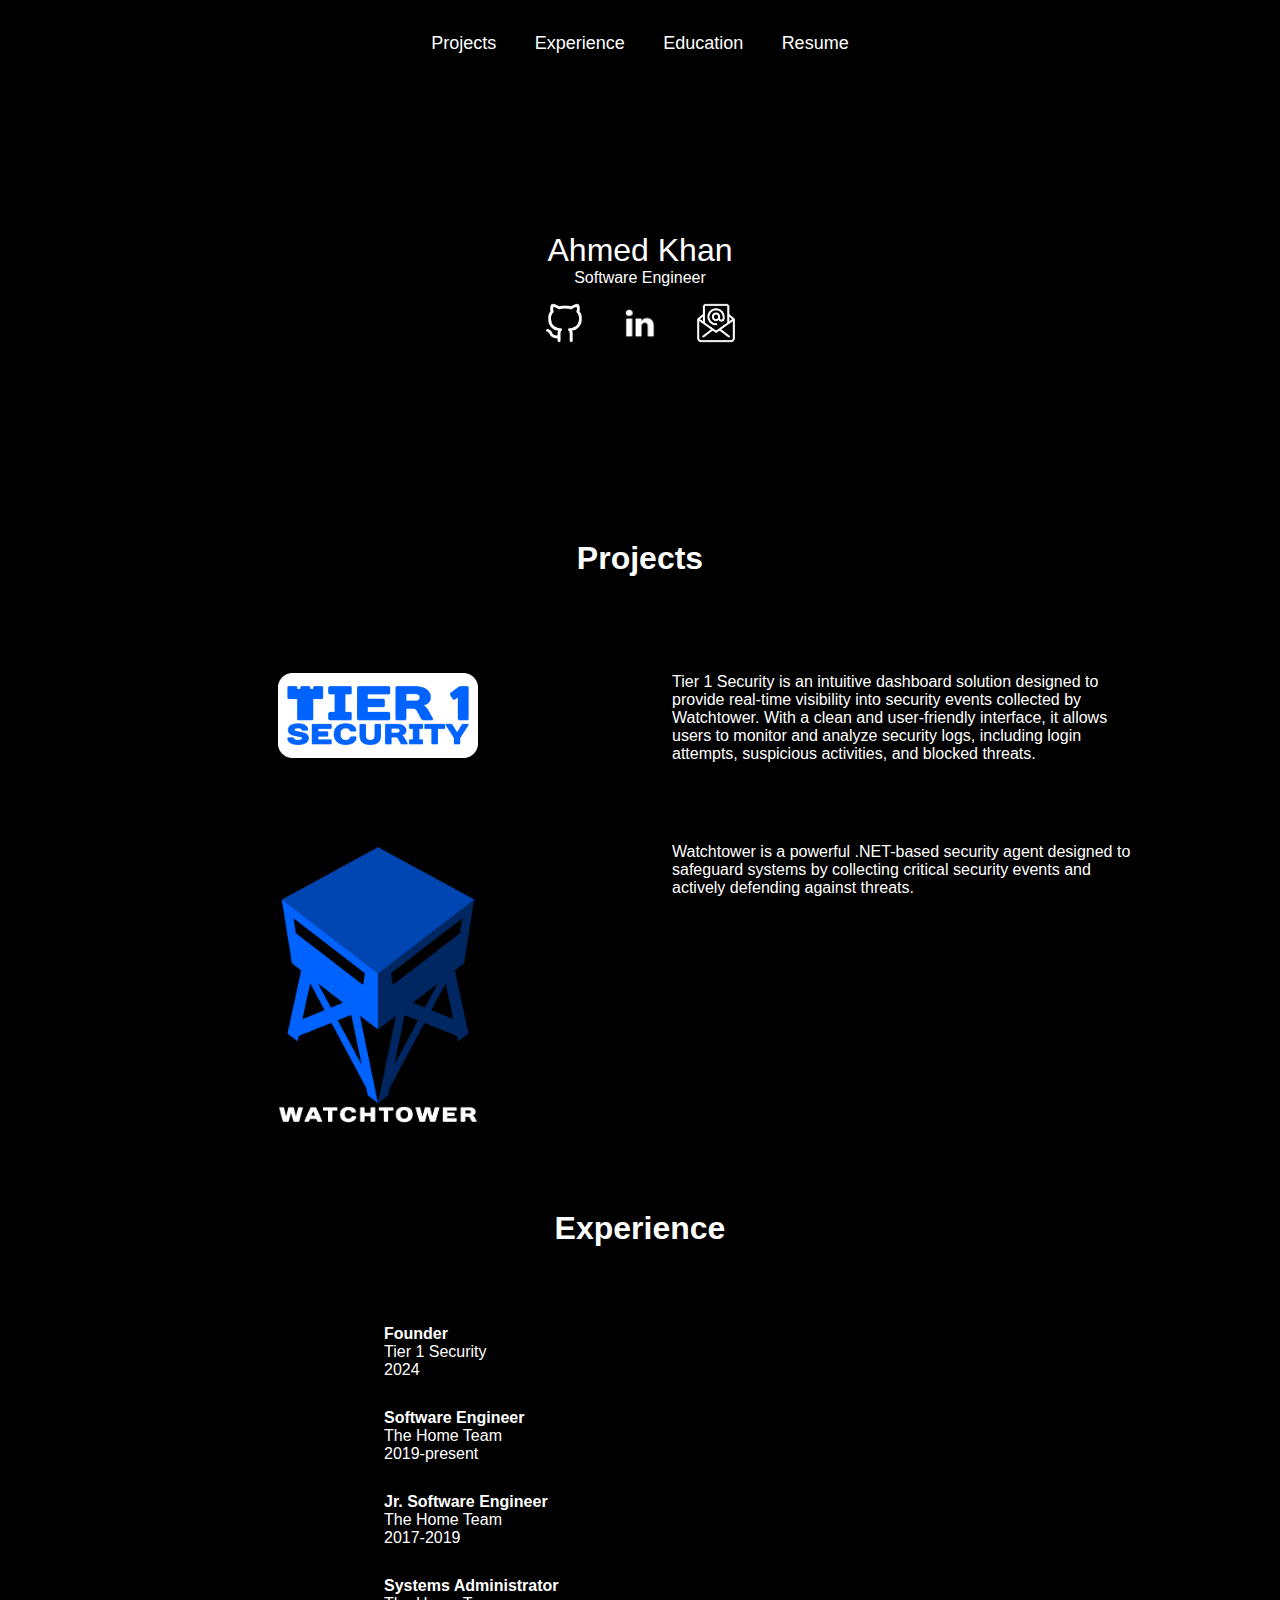
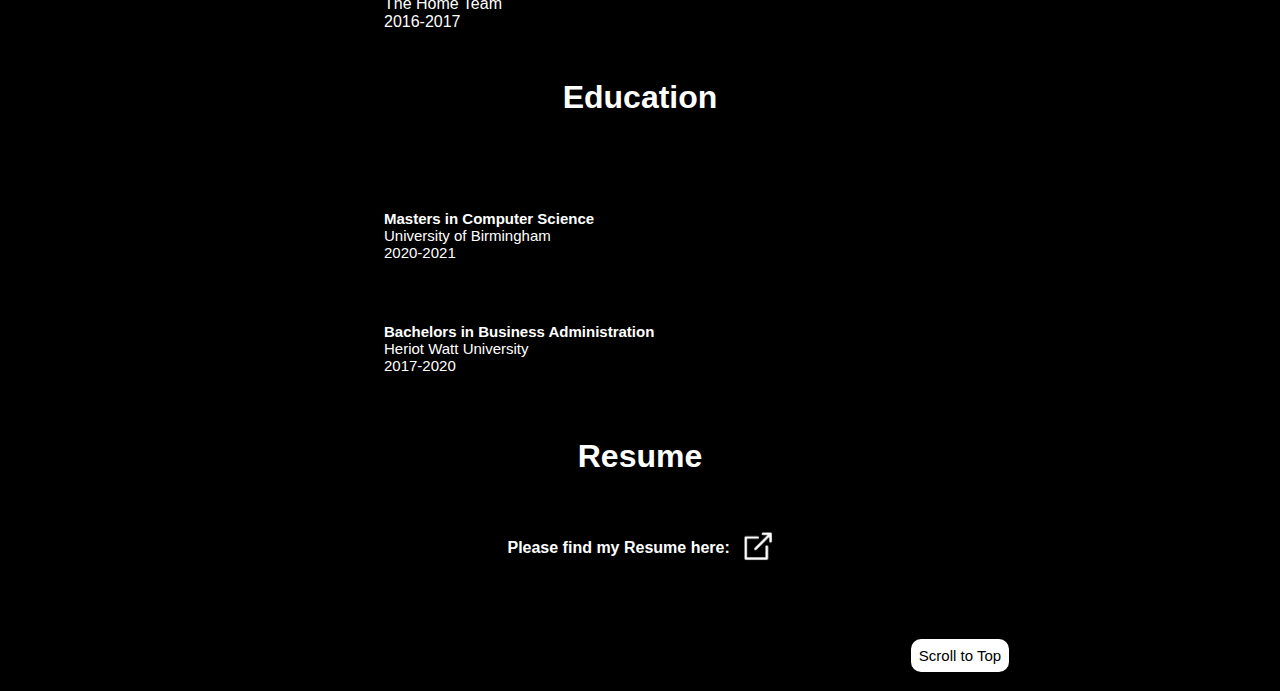
<file: index.html>
<!DOCTYPE html>
<html lang="en">
  <head>
    <meta charset="UTF-8" />
    <meta name="viewport" content="width=device-width, initial-scale=1.0" />
    <meta
      http-equiv="Content-Security-Policy"
      content="default-src 'self'; script-src 'self'; style-src 'self' 'unsafe-inline'; img-src 'self' data:; font-src 'self' https://fonts.gstatic.com; connect-src 'self'; object-src 'none'; frame-src 'none';"
    />

    <link rel="icon" href="favicon.png" type="image/png" />
    <link rel="preconnect" href="https://fonts.googleapis.com" />
    <link rel="preconnect" href="https://fonts.gstatic.com" crossorigin />
    <link
      href="https://fonts.googleapis.com/css2?family=Archivo:ital,wght@0,100..900;1,100..900&display=swap"
      rel="stylesheet"
    />
    <title>Ahmed Khan</title>
    <script>
      function showMobileMenu() {
        document.getElementById("page").style.display = "none";
        document.getElementById("mobileMenu").style.display = "flex";
      }

      function hideMobileMenu() {
        document.getElementById("page").style.display = "block";
        document.getElementById("mobileMenu").style.display = "none";
      }
    </script>
    <link rel="stylesheet" href="style.css" />
  </head>
  <body>
    <div>
      <div id="mobileMenu" style="display: none">
        <div>
          <img
            src="assets/close.png"
            class="closeIcon"
            onclick="hideMobileMenu()"
          />
        </div>
        <div>
          <a href="#Projects" onclick="hideMobileMenu()">Projects</a>
        </div>
        <div>
          <a href="#Education" onclick="hideMobileMenu()">Education</a>
        </div>
        <div>
          <a href="#Experience" onclick="hideMobileMenu()">Experience</a>
        </div>
        <div>
          <a href="#Resume" onclick="hideMobileMenu()">Resume</a>
        </div>
      </div>
      <div id="page">
        <div class="nav">
          <div>
            <a>
              <img
                src="assets/HMB.png"
                class="Hamburger"
                onclick="showMobileMenu()"
              />
            </a>
          </div>
          <div class="Links">
            <div>
              <a href="#Projects">Projects</a>
            </div>
            <div>
              <a href="#Experience">Experience</a>
            </div>
            <div>
              <a href="#Education">Education</a>
            </div>
            <div>
              <a href="#Resume">Resume</a>
            </div>
          </div>
        </div>
        <div class="Badge">
          <div class="BadgeInner">
            <p>Ahmed Khan</p>
            <p>Software Engineer</p>
          </div>
          <div class="BadgeIcons">
            <div>
              <a
                href="https://github.com/Tier1Security"
                target="_blank"
                rel="noreferrer"
              >
                <img src="assets/GitHub.png" alt="GitHub" />
              </a>
            </div>
            <div>
              <a
                href="https://www.linkedin.com/in/ahmedbk"
                target="_blank"
                rel="noreferrer"
              >
                <img src="assets/LinkedIn.png" alt="LinkedIn" />
              </a>
            </div>
            <div>
              <a href="mailto:ahmadpsn95@gmail.com">
                <img src="assets/email.png" alt="Email" />
              </a>
            </div>
          </div>
        </div>
        <div class="achorTitle">
          <h1 id="Projects">Projects</h1>
        </div>
        <div class="previousWorkContainer">
          <div class="box">
            <a
              href="https://www.tier1security.org"
              target="_blank"
              rel="noopener noreferrer"
            >
              <img
                src="assets/placeholder.png"
                class="ProjectsImage"
                alt="Projects Item"
              />
            </a>
          </div>
          <div class="box">
            <p>
              Tier 1 Security is an intuitive dashboard solution designed to
              provide real-time visibility into security events collected by
              Watchtower. With a clean and user-friendly interface, it allows
              users to monitor and analyze security logs, including login
              attempts, suspicious activities, and blocked threats.
            </p>
          </div>
          <div class="box">
            <a
              href="https://github.com/Tier1Security/Watchtower-Agent"
              target="_blank"
              rel="noopener noreferrer"
            >
              <img
                src="assets/watchtower.png"
                class="ProjectsImage"
                alt="Watchtower Agent Repository"
              />
            </a>
          </div>
          <div class="box">
            <p>
              Watchtower is a powerful .NET-based security agent designed to
              safeguard systems by collecting critical security events and
              actively defending against threats.
            </p>
          </div>
        </div>
        <div class="achorTitle">
          <h1 id="Experience">Experience</h1>
        </div>
        <div class="Education_Container">
          <div class="Degree">
            <p>Founder</p>
          </div>
          <div class="Instituion">
            <p>Tier 1 Security</p>
          </div>
          <div>2024</div>
        </div>
        <div class="Education_Container">
          <div class="Degree">
            <p>Software Engineer </p>
          </div>
          <div class="Instituion">
            <p>The Home Team</p>
          </div>
          <div>2019-present</div>
        </div>
        
        <div class="Education_Container">
          <div class="Degree">
            <p>Jr. Software Engineer</p>
          </div>
          <div class="Instituion">
            <p>The Home Team</p>
          </div>
            <div>2017-2019</div>
          </div>
        <div class="Education_Container">
          <div class="Degree">
            <p>Systems Administrator</p>
          </div>
          <div class="Instituion">
            <p>The Home Team</p>
          </div>
          <div>2016-2017</div>
        </div>
        <div class="achorTitle">
          <h1 id="Education">Education</h1>
        </div>
        <div class="Education_Container">
          <div class="UniContainer">
            <div class="Degree">
              <p>Masters in Computer Science</p>
            </div>
            <div class="Instituion">
              <p>University of Birmingham</p>
            </div>
            <div>2020-2021</div>
          </div>
          <div class="UniContainer">
            <div class="Degree">
              <p>Bachelors in Business Administration</p>
            </div>
            <div class="Instituion">
              <p>Heriot Watt University</p>
            </div>
            <div>2017-2020</div>
          </div>
        </div>
        <div class="achorTitle">
          <h1 id="Resume">Resume</h1>
        </div>
        <div>
          <div class="Resume_Download">
            <a>Please find my Resume here:</a>
            <a
              href="https://www.dropbox.com/scl/fi/472xghskufg12z65zc0oi/Ahmed_Khan_Resume_.docx?rlkey=1z79dml5xwfe0b8or9p83gih8&st=mppdpdmf&dl=0"
            >
              <img src="assets/external.png" alt="Resume Download" />
            </a>
          </div>
        </div>
        <div class="FooterHolder">
          <div class="Footer"></div>
          <div class="Footer">
            <div>
              <a href="#">Scroll to Top</a>
            </div>
          </div>
        </div>
      </div>
    </div>
  </body>
</html>
</file>
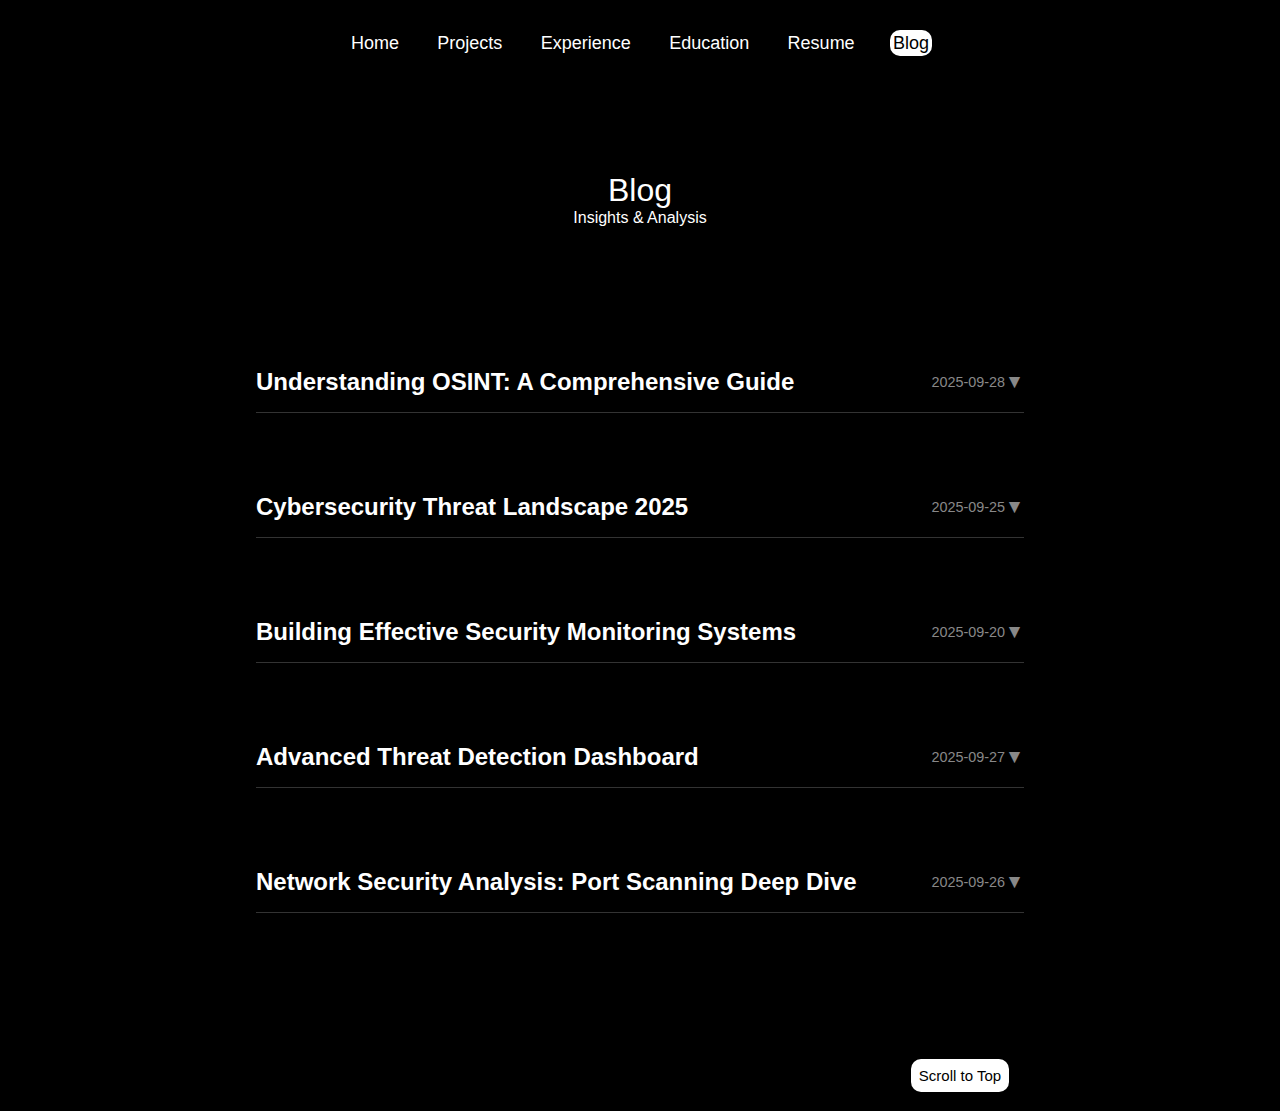
<file: blog.html>
<!DOCTYPE html>
<html lang="en">
  <head>
    <meta charset="UTF-8" />
    <meta name="viewport" content="width=device-width, initial-scale=1.0" />
    
    <!-- SEO Meta Tags -->
    <title>Blog - Ahmed Khan | OSINT & Cybersecurity Insights</title>
    <meta name="description" content="Expert insights on OSINT, cybersecurity threats, and security monitoring. Read Ahmed Khan's latest analysis on threat detection, network security, and defensive strategies." />
    <meta name="keywords" content="OSINT, cybersecurity, threat detection, security monitoring, network security, Ahmed Khan, security analysis, threat intelligence" />
    <meta name="author" content="Ahmed Khan" />
    <meta name="robots" content="index, follow" />
    <link rel="canonical" href="https://tier1security.github.io/blog.html" />
    
    <!-- Open Graph Meta Tags -->
    <meta property="og:title" content="Blog - Ahmed Khan | OSINT & Cybersecurity Insights" />
    <meta property="og:description" content="Expert insights on OSINT, cybersecurity threats, and security monitoring from experienced OSINT Analyst Ahmed Khan." />
    <meta property="og:image" content="https://tier1security.github.io/assets/placeholder.png" />
    <meta property="og:url" content="https://tier1security.github.io/blog.html" />
    <meta property="og:type" content="blog" />
    <meta property="og:site_name" content="Ahmed Khan - OSINT Analyst" />
    
    <!-- Twitter Card Meta Tags -->
    <meta name="twitter:card" content="summary_large_image" />
    <meta name="twitter:title" content="Blog - Ahmed Khan | OSINT & Cybersecurity Insights" />
    <meta name="twitter:description" content="Expert insights on OSINT, cybersecurity threats, and security monitoring." />
    <meta name="twitter:image" content="https://tier1security.github.io/assets/placeholder.png" />
    
    <!-- Performance Optimizations -->
    <meta
      http-equiv="Content-Security-Policy"
      content="default-src 'self'; script-src 'self' 'unsafe-inline'; style-src 'self' 'unsafe-inline' https://fonts.googleapis.com; img-src 'self' data:; font-src 'self' https://fonts.gstatic.com; connect-src 'self'; object-src 'none'; frame-src 'none';"
    />
    
    <!-- Resource Hints for Performance -->
    <link rel="dns-prefetch" href="//fonts.googleapis.com" />
    <link rel="dns-prefetch" href="//fonts.gstatic.com" />
    <link rel="preload" href="style.css" as="style" />
    <link rel="preload" href="assets/favicon.png" as="image" />

    <link rel="icon" href="assets/favicon.png" type="image/png" />
    <link rel="preconnect" href="https://fonts.googleapis.com" />
    <link rel="preconnect" href="https://fonts.gstatic.com" crossorigin />
    <link
      href="https://fonts.googleapis.com/css2?family=Archivo:ital,wght@0,100..900;1,100..900&display=swap"
      rel="stylesheet"
      media="print" 
      onload="this.media='all'"
    />
    <noscript>
      <link
        href="https://fonts.googleapis.com/css2?family=Archivo:ital,wght@0,100..900;1,100..900&display=swap"
        rel="stylesheet"
      />
    </noscript>
    <script>
      function showMobileMenu() {
        document.getElementById("page").style.display = "none";
        document.getElementById("mobileMenu").style.display = "flex";
      }

      function hideMobileMenu() {
        document.getElementById("page").style.display = "block";
        document.getElementById("mobileMenu").style.display = "none";
      }
    </script>
    
    <!-- Structured Data for SEO -->
    <script type="application/ld+json">
    {
      "@context": "https://schema.org",
      "@type": "Blog",
      "name": "Ahmed Khan's Cybersecurity Blog",
      "description": "Expert insights on OSINT, cybersecurity threats, and security monitoring",
      "url": "https://tier1security.github.io/blog.html",
      "author": {
        "@type": "Person",
        "name": "Ahmed Khan",
        "jobTitle": "OSINT Analyst",
        "worksFor": {
          "@type": "Organization",
          "name": "Verto Solutions Group"
        },
        "sameAs": [
          "https://github.com/Tier1Security",
          "https://www.linkedin.com/in/ahmedbk"
        ]
      },
      "blogPost": [
        {
          "@type": "BlogPosting",
          "headline": "Understanding OSINT: A Comprehensive Guide",
          "datePublished": "2025-09-28",
          "author": {
            "@type": "Person",
            "name": "Ahmed Khan"
          },
          "description": "An in-depth look at Open Source Intelligence gathering techniques and tools used in modern cybersecurity analysis."
        },
        {
          "@type": "BlogPosting", 
          "headline": "Advanced Threat Detection Dashboard",
          "datePublished": "2025-09-27",
          "author": {
            "@type": "Person",
            "name": "Ahmed Khan"
          },
          "description": "Building a comprehensive security dashboard to visualize threats and monitor system health in real-time."
        },
        {
          "@type": "BlogPosting",
          "headline": "Network Security Analysis: Port Scanning Deep Dive",
          "datePublished": "2025-09-26",
          "author": {
            "@type": "Person",
            "name": "Ahmed Khan"
          },
          "description": "A detailed analysis of network reconnaissance techniques and how to detect and defend against port scanning attacks."
        },
        {
          "@type": "BlogPosting",
          "headline": "Cybersecurity Threat Landscape 2025",
          "datePublished": "2025-09-25",
          "author": {
            "@type": "Person",
            "name": "Ahmed Khan"
          },
          "description": "Analyzing the emerging cybersecurity threats and defense strategies shaping the digital landscape in 2025."
        },
        {
          "@type": "BlogPosting",
          "headline": "Building Effective Security Monitoring Systems",
          "datePublished": "2025-09-20",
          "author": {
            "@type": "Person",
            "name": "Ahmed Khan"
          },
          "description": "A technical deep-dive into creating robust security monitoring infrastructure for modern enterprise environments."
        }
      ]
    }
    </script>
    <link rel="stylesheet" href="style.css" />
    <style>
      /* Critical CSS - Above the fold styles */
      html, body { font-family: "Archivo", sans-serif; width: 100%; scroll-behavior: smooth; background-color: black; color: white; margin: 0; padding: 0; }
      .nav { display: flex; justify-content: space-between; align-items: center; height: 55px; margin: 1rem; }
      .Links { display: flex; justify-content: center; align-items: center; width: 100%; }
      .Links div { padding: 0 1rem; }
      .Links a { text-decoration: none; color: white; font-size: 18px; padding: 0.2rem; border-radius: 10px; transition: 0.2s; }
      .Badge { display: flex; flex-direction: column; justify-content: center; align-items: center; height: 25vh; margin: 0.5rem; }
      .BadgeInner { text-align: center; width: 200px; }
      .BadgeInner :first-child { font-size: 32px; }
      
      /* Blog-specific optimized styles */
      .blog-container { max-width: 800px; margin: 0 auto; padding: 1rem 2rem 2rem 2rem; }
      .blog-post { margin-bottom: 2rem; border-radius: 10px; padding: 1rem; transition: 0.3s; }
      .blog-post:hover { background-color: #111; }
      .blog-header { display: flex; justify-content: space-between; align-items: center; cursor: pointer; padding: 1rem 0; border-bottom: 1px solid #333; }
      .blog-headline { font-size: 1.5rem; font-weight: bold; color: white; margin: 0; flex-grow: 1; transition: 0.2s; }
      .blog-date { color: #888; font-size: 0.9rem; margin-left: 1rem; }
      .blog-content { display: none; padding: 1rem 0; line-height: 1.6; color: #ddd; }
      .blog-content.show { display: block; animation: fadeIn 0.3s ease-in; }
      .expand-icon { color: #888; font-size: 1.2rem; transition: 0.3s; }
      .expand-icon.rotated { transform: rotate(180deg); }
      .loading { color: #888; text-align: center; padding: 1rem; font-style: italic; }
      
      @keyframes fadeIn { from { opacity: 0; transform: translateY(-10px); } to { opacity: 1; transform: translateY(0); } }
      
      /* Mobile responsive optimizations */
      @media screen and (max-width: 600px) {
        .Links { display: none; }
        .Hamburger { display: block; height: 40px; width: auto; }
        .blog-container { padding: 1rem; }
        .blog-header { flex-direction: column; align-items: flex-start; gap: 0.5rem; }
        .blog-date { margin-left: 0; }
        .blog-headline { font-size: 1.2rem; }
      }
      
      @media screen and (min-width: 600px) {
        .Hamburger { display: none; }
      }
      
      /* Lazy loading optimization for images */
      .blog-content img {
        max-width: 100%;
        height: auto;
        border-radius: 10px;
        transition: opacity 0.3s;
        background-color: #222;
        min-height: 200px;
      }
      
      .blog-content img[loading="lazy"] {
        opacity: 0;
      }
      
      .blog-content img.loaded {
        opacity: 1;
      }
    </style>
  </head>
  <body>
    <div>
      <div id="mobileMenu" style="display: none">
        <div>
          <img
            src="assets/close.png"
            class="closeIcon"
            onclick="hideMobileMenu()"
          />
        </div>
        <div>
          <a href="index.html" onclick="hideMobileMenu()">Home</a>
        </div>
        <div>
          <a href="index.html#Projects" onclick="hideMobileMenu()">Projects</a>
        </div>
        <div>
          <a href="index.html#Education" onclick="hideMobileMenu()">Education</a>
        </div>
        <div>
          <a href="index.html#Experience" onclick="hideMobileMenu()">Experience</a>
        </div>
        <div>
          <a href="index.html#Resume" onclick="hideMobileMenu()">Resume</a>
        </div>
        <div>
          <a href="blog.html" onclick="hideMobileMenu()">Blog</a>
        </div>
      </div>
      <div id="page">
        <div class="nav">
          <div>
            <a>
              <img
                src="assets/HMB.png"
                class="Hamburger"
                onclick="showMobileMenu()"
              />
            </a>
          </div>
          <div class="Links">
            <div>
              <a href="index.html">Home</a>
            </div>
            <div>
              <a href="index.html#Projects">Projects</a>
            </div>
            <div>
              <a href="index.html#Experience">Experience</a>
            </div>
            <div>
              <a href="index.html#Education">Education</a>
            </div>
            <div>
              <a href="index.html#Resume">Resume</a>
            </div>
            <div>
              <a href="blog.html" style="background-color: white; color: black; border-radius: 10px; padding: 0.2rem;">Blog</a>
            </div>
          </div>
        </div>
        
        <div class="Badge">
          <div class="BadgeInner">
            <p>Blog</p>
            <p>Insights & Analysis</p>
          </div>
        </div>

        <div class="blog-container">
          <div id="blog-posts">
            <div class="loading">Loading blog posts...</div>
          </div>
        </div>

        <div class="FooterHolder">
          <div class="Footer"></div>
          <div class="Footer">
            <div>
              <a href="#" onclick="scrollToTop()">Scroll to Top</a>
            </div>
          </div>
        </div>
      </div>
    </div>

    <script>
      // Blog post data - this is where you'll add your posts
      const blogPosts = [
        {
          id: 1,
          headline: "Understanding OSINT: A Comprehensive Guide",
          date: "2025-09-28",
          content: null, // Will be loaded lazily
          preview: "An in-depth look at Open Source Intelligence gathering techniques and tools used in modern cybersecurity analysis.",
          fullContent: `
            <h3>Introduction to OSINT</h3>
            <p>Open Source Intelligence (OSINT) is the practice of collecting and analyzing publicly available information to produce actionable intelligence. In today's digital age, OSINT has become an invaluable tool for cybersecurity professionals, investigators, and researchers.</p>
            
            <h3>Key OSINT Sources</h3>
            <ul>
              <li><strong>Social Media Platforms:</strong> Twitter, LinkedIn, Facebook, Instagram</li>
              <li><strong>Search Engines:</strong> Google, Bing, specialized search engines</li>
              <li><strong>Public Records:</strong> Government databases, court records, business registrations</li>
              <li><strong>Technical Resources:</strong> DNS records, WHOIS data, certificate transparency logs</li>
            </ul>
            
            <h3>Best Practices</h3>
            <p>When conducting OSINT investigations, it's crucial to:</p>
            <ol>
              <li>Maintain operational security (OPSEC)</li>
              <li>Verify information from multiple sources</li>
              <li>Document your methodology</li>
              <li>Respect privacy and legal boundaries</li>
            </ol>
            
            <p>OSINT continues to evolve with new tools and techniques emerging regularly. Staying updated with the latest developments is essential for effective intelligence gathering.</p>
          `
        },
        {
          id: 2,
          headline: "Cybersecurity Threat Landscape 2025",
          date: "2025-09-25",
          content: null,
          preview: "Analyzing the emerging cybersecurity threats and defense strategies shaping the digital landscape in 2025.",
          fullContent: `
            <h3>Current Threat Landscape</h3>
            <p>The cybersecurity threat landscape in 2025 continues to evolve at an unprecedented pace. Organizations face increasingly sophisticated attacks that leverage artificial intelligence, social engineering, and zero-day exploits.</p>
            
            <h3>Emerging Threats</h3>
            <ul>
              <li><strong>AI-Powered Attacks:</strong> Machine learning algorithms used to automate and enhance attack vectors</li>
              <li><strong>Supply Chain Compromises:</strong> Targeting third-party vendors to gain access to primary targets</li>
              <li><strong>Cloud Security Misconfigurations:</strong> Exploiting improperly configured cloud services</li>
              <li><strong>IoT Vulnerabilities:</strong> Leveraging insecure Internet of Things devices</li>
            </ul>
            
            <h3>Defense Strategies</h3>
            <p>To combat these evolving threats, organizations must adopt:</p>
            <ol>
              <li>Zero-trust security architecture</li>
              <li>Continuous monitoring and threat hunting</li>
              <li>Regular security awareness training</li>
              <li>Incident response planning and testing</li>
            </ol>
            
            <p>The key to effective cybersecurity lies in proactive defense, continuous learning, and adaptive security measures that can evolve with the threat landscape.</p>
          `
        },
        {
          id: 3,
          headline: "Building Effective Security Monitoring Systems",
          date: "2025-09-20",
          content: null,
          preview: "A technical deep-dive into creating robust security monitoring infrastructure for modern enterprise environments.",
          fullContent: `
            <h3>Foundation of Security Monitoring</h3>
            <p>Effective security monitoring requires a comprehensive approach that combines the right tools, processes, and people. The goal is to detect, analyze, and respond to security incidents as quickly as possible.</p>
            
            <h3>Key Components</h3>
            <ul>
              <li><strong>SIEM Systems:</strong> Centralized log management and correlation</li>
              <li><strong>Network Monitoring:</strong> Traffic analysis and anomaly detection</li>
              <li><strong>Endpoint Detection:</strong> Host-based monitoring and response</li>
              <li><strong>Threat Intelligence:</strong> External threat data integration</li>
            </ul>
            
            <h3>Implementation Best Practices</h3>
            <ol>
              <li>Define clear monitoring objectives and KPIs</li>
              <li>Implement proper log collection and retention policies</li>
              <li>Create actionable alerting rules with minimal false positives</li>
              <li>Establish incident response workflows</li>
              <li>Regularly test and tune monitoring systems</li>
            </ol>
            
            <h3>Challenges and Solutions</h3>
            <p>Common challenges include alert fatigue, resource constraints, and skill gaps. Addressing these requires automation, prioritization, and continuous team development.</p>
          `
        },
        {
          id: 4,
          headline: "Advanced Threat Detection Dashboard",
          date: "2025-09-27",
          content: null,
          preview: "Building a comprehensive security dashboard to visualize threats and monitor system health in real-time.",
          fullContent: `
            <h3>Dashboard Overview</h3>
            <p>In today's threat landscape, having a centralized view of your security posture is crucial. This dashboard provides real-time insights into potential threats and system vulnerabilities.</p>
            
            <img src="assets/blog/security-dashboard.png" alt="Security Dashboard Overview" loading="lazy" style="max-width: 100%; border-radius: 10px; margin: 1.5rem 0; box-shadow: 0 4px 12px rgba(255,255,255,0.1); transition: 0.3s;" />
            
            <h3>Key Features</h3>
            <ul>
              <li><strong>Real-time Threat Feed:</strong> Live updates on emerging threats</li>
              <li><strong>Network Topology Mapping:</strong> Visual representation of network infrastructure</li>
              <li><strong>Alert Correlation:</strong> Intelligent grouping of related security events</li>
              <li><strong>Compliance Monitoring:</strong> Automated tracking of regulatory requirements</li>
            </ul>
            
            <h3>Implementation Architecture</h3>
            <p>The dashboard leverages multiple data sources and uses machine learning algorithms to identify patterns:</p>
            
            <div style="display: flex; gap: 1rem; flex-wrap: wrap; margin: 1.5rem 0;">
              <img src="assets/blog/architecture-diagram.png" alt="System Architecture" loading="lazy" style="max-width: 48%; border-radius: 10px; box-shadow: 0 4px 8px rgba(255,255,255,0.1);" />
              <img src="assets/blog/data-flow.png" alt="Data Flow Diagram" loading="lazy" style="max-width: 48%; border-radius: 10px; box-shadow: 0 4px 8px rgba(255,255,255,0.1);" />
            </div>
            
            <h3>Performance Metrics</h3>
            <p>After implementation, we observed significant improvements in threat detection speed and analyst efficiency. The dashboard reduced mean time to detection by 60% and false positive rates by 40%.</p>
            
            <p><em>Note: Replace the placeholder images in assets/blog/ with your actual dashboard screenshots for a complete implementation.</em></p>
          `
        },
        {
          id: 5,
          headline: "Network Security Analysis: Port Scanning Deep Dive",
          date: "2025-09-26",
          content: null,
          preview: "A detailed analysis of network reconnaissance techniques and how to detect and defend against port scanning attacks.",
          fullContent: `
            <h3>Understanding Port Scanning</h3>
            <p>Port scanning is one of the most fundamental reconnaissance techniques used by both security professionals and attackers. Understanding these techniques is crucial for building effective defenses.</p>
            
            <img src="assets/blog/network-scan-example.png" alt="Network Scanning Results" loading="lazy" style="max-width: 100%; border-radius: 10px; margin: 1.5rem 0; box-shadow: 0 4px 12px rgba(255,255,255,0.1);" />
            
            <h3>Common Scanning Techniques</h3>
            <ol>
              <li><strong>TCP Connect Scan:</strong> Establishes full connections</li>
              <li><strong>SYN Stealth Scan:</strong> Half-open connections to avoid detection</li>
              <li><strong>UDP Scan:</strong> Discovers open UDP services</li>
              <li><strong>Idle Scan:</strong> Uses zombie hosts for anonymity</li>
            </ol>
            
            <h3>Detection and Analysis</h3>
            <p>Modern security systems can identify scanning patterns through various indicators. Here's what typical scan traffic looks like in our monitoring system:</p>
            
            <img src="assets/blog/scan-detection-graph.png" alt="Port Scan Detection Graph" loading="lazy" style="max-width: 100%; border-radius: 10px; margin: 1.5rem 0; box-shadow: 0 4px 12px rgba(255,255,255,0.1);" />
            
            <h3>Defense Strategies</h3>
            <div style="background-color: #111; padding: 1rem; border-radius: 10px; margin: 1.5rem 0; border-left: 4px solid #fff;">
              <h4>Recommended Countermeasures:</h4>
              <ul>
                <li>Deploy intrusion detection systems (IDS)</li>
                <li>Implement rate limiting and connection throttling</li>
                <li>Use port knocking for sensitive services</li>
                <li>Regular vulnerability assessments</li>
                <li>Network segmentation and micro-segmentation</li>
              </ul>
            </div>
            
            <h3>Real-World Case Study</h3>
            <p>During a recent penetration test, we discovered several interesting patterns in how modern firewalls respond to different scanning techniques:</p>
            
            <div style="display: flex; gap: 1rem; flex-wrap: wrap; margin: 1.5rem 0;">
              <img src="assets/blog/firewall-response.png" alt="Firewall Response Analysis" loading="lazy" style="max-width: 48%; border-radius: 10px; box-shadow: 0 4px 8px rgba(255,255,255,0.1);" />
              <img src="assets/blog/scan-timeline.png" alt="Scanning Timeline" loading="lazy" style="max-width: 48%; border-radius: 10px; box-shadow: 0 4px 8px rgba(255,255,255,0.1);" />
            </div>
            
            <p>The key takeaway is that layered defense combined with intelligent monitoring provides the best protection against reconnaissance activities.</p>
            
            <p><em>Note: All images shown are examples. Replace with your actual network analysis screenshots and diagrams.</em></p>
          `
        }
      ];

      // Lazy loading and blog functionality - Optimized for performance
      let loadedPosts = new Set();
      let observer;

      // Initialize Intersection Observer for lazy loading images
      function initImageLazyLoading() {
        if ('IntersectionObserver' in window) {
          observer = new IntersectionObserver((entries) => {
            entries.forEach(entry => {
              if (entry.isIntersecting) {
                const img = entry.target;
                img.classList.add('loaded');
                observer.unobserve(img);
              }
            });
          });
        }
      }

      function loadBlogContent(postId) {
        const post = blogPosts.find(p => p.id === postId);
        if (post && !loadedPosts.has(postId)) {
          post.content = post.fullContent;
          loadedPosts.add(postId);
          
          // Setup lazy loading for images in the loaded content
          requestAnimationFrame(() => {
            const contentDiv = document.getElementById(`content-${postId}`);
            if (contentDiv && observer) {
              const images = contentDiv.querySelectorAll('img[loading="lazy"]');
              images.forEach(img => observer.observe(img));
            }
          });
        }
      }

      function togglePost(postId) {
        const contentDiv = document.getElementById(`content-${postId}`);
        const icon = document.getElementById(`icon-${postId}`);
        
        if (contentDiv.classList.contains('show')) {
          // Hide content
          contentDiv.classList.remove('show');
          icon.classList.remove('rotated');
        } else {
          // Load content if not loaded yet
          if (!loadedPosts.has(postId)) {
            loadBlogContent(postId);
            const post = blogPosts.find(p => p.id === postId);
            contentDiv.innerHTML = post.content;
          }
          
          // Show content
          contentDiv.classList.add('show');
          icon.classList.add('rotated');
        }
      }

      function renderBlogPosts() {
        const container = document.getElementById('blog-posts');
        container.innerHTML = '';

        blogPosts.forEach(post => {
          const postDiv = document.createElement('div');
          postDiv.className = 'blog-post';
          
          postDiv.innerHTML = `
            <div class="blog-header" onclick="togglePost(${post.id})">
              <h2 class="blog-headline">${post.headline}</h2>
              <span class="blog-date">${post.date}</span>
              <span id="icon-${post.id}" class="expand-icon">▼</span>
            </div>
            <div id="content-${post.id}" class="blog-content">
              <p style="font-style: italic; margin-bottom: 1rem;">${post.preview}</p>
            </div>
          `;
          
          container.appendChild(postDiv);
        });
      }

      function scrollToTop() {
        window.scrollTo({
          top: 0,
          behavior: 'smooth'
        });
      }

      // Initialize blog when page loads - Performance optimized
      document.addEventListener('DOMContentLoaded', function() {
        console.log('DOM loaded, initializing blog...');
        console.log('Blog posts:', blogPosts.length);
        
        // Initialize components
        initImageLazyLoading();
        renderBlogPosts();
        
        // Preload critical resources
        if ('requestIdleCallback' in window) {
          requestIdleCallback(() => {
            // Preload the first blog post content during idle time
            if (blogPosts.length > 0) {
              loadBlogContent(blogPosts[0].id);
            }
          });
        }
      });

      // Fallback initialization - Performance optimized
      window.addEventListener('load', function() {
        const container = document.getElementById('blog-posts');
        if (container && container.innerHTML.includes('Loading blog posts...')) {
          console.log('Fallback initialization triggered');
          initImageLazyLoading();
          renderBlogPosts();
        }
      });
    </script>
  </body>
</html>
</file>
<file: style.css>
/* General Styles */
html,
body {
  font-family: "Archivo", sans-serif;
  width: 100%;
  scroll-behavior: smooth;
  background-color: black;
  color: white;
  margin: 0;
  padding: 0;
}

/* Global Reset */
* {
  margin: 0;
  padding: 0;
}

/* Profile Picture */
.ProfilePic {
  height: auto;
  width: 55px;
}

/* Navigation Bar */
.nav {
  display: flex;
  justify-content: space-between;
  align-items: center;
  height: 55px;
  margin: 1rem;
}

.Links {
  display: flex;
  justify-content: center;
  align-items: center;
  width: 100%;
}

.Links div {
  padding: 0 1rem;
}

.Links a {
  text-decoration: none;
  color: white;
  font-size: 18px;
  padding: 0.2rem;
  border-radius: 10px;
  transition: 0.2s;
}

.Links a:hover {
  background-color: white;
  color: black;
}

/* Mobile Menu */
#mobileMenu {
  display: none;
  justify-content: center;
  flex-direction: column;
  text-align: center;
  background-color: black;
  height: 85vh;
}

#mobileMenu div {
  padding: 2rem 0;
}

#mobileMenu div a {
  text-decoration: none;
  color: white;
  font-size: 30px;
}

.closeIcon {
  height: 30px;
  width: auto;
}

/* Badge Section */
.Badge {
  display: flex;
  flex-direction: column;
  justify-content: center;
  align-items: center;
  height: 45vh;
  margin: 1rem;
}

.BadgeInner {
  text-align: center;
  width: 200px;
}

.BadgeInner :first-child {
  font-size: 32px;
}

.BadgeIcons {
  display: flex;
  justify-content: space-between;
  width: 192px;
}

.BadgeIcons img {
  height: 40px;
  width: auto;
  padding-top: 1rem;
  transition: 0.2s;
}

/* Content Section */
.previousWorkContainer {
  display: flex;
  flex-wrap: wrap;
  justify-content: center;
  gap: 2rem;
  margin: 4rem auto;
  max-width: 80%;
}

.previousWorkContainer p {
  text-align: left;
}

.previousWorkContainer img {
  max-width: 200px;
}

.box {
  width: 45%;
  margin-top: 1rem;
  padding: 1rem;
  border-radius: 10px;
  text-align: center;
}

/* Anchor Title */
.achorTitle {
  display: flex;
  justify-content: center;
  flex-direction: column;
  flex-wrap: wrap;
  text-align: center;
  margin: 3rem 0;
}

/* Education Section */
.Education_Heading {
  display: flex;
  justify-content: center;
  text-align: center;
}

.Education_Container {
  display: flex;
  flex-direction: column;
}

.UniContainer {
  display: flex;
  flex-direction: column;
  text-align: left;
  font-size: 15px;
  padding: 1rem 0;
}

.Degree {
  font-weight: bolder;
  display: flex;
  margin-top: 30px;
}

/* Resume Section */
.ResumeContainer {
  display: flex;
  justify-content: center;
  flex-wrap: wrap;
  text-align: center;
}

.Resume_Download {
  display: flex;
  justify-content: center;
  align-items: center;
  height: 50px;
}

.Resume_Download div {
  margin: 1rem;
  text-align: center;
}

.Resume_Download a {
  color: white;
  font-weight: bold;
  text-decoration: none;
  padding: 0 0.4rem;
}

.Resume_Download img {
  height: auto;
  width: 30px;
}

/* Footer */
.FooterHolder {
  display: flex;
  justify-content: center;
  align-items: center;
  text-align: center;
  height: 70px;
  background-color: black;
  margin-top: 3rem;
}

.Footer {
  align-items: center;
  width: 100vw;
}

.Footer a {
  text-decoration: none;
  color: black;
  background-color: white;
  font-size: 15px;
  border-radius: 10px;
  padding: 0.5rem;
  transition: 0.2s;
}

.Footer a:hover {
  color: white;
  background-color: black;
  border: 3px solid white;
}

/* Clock */
.clock {
  display: flex;
  justify-content: center;
  color: white;
  font-size: 15px;
}

/* Portfolio Image */
.portfolioImage {
  margin: 1rem 0;
  width: 300px;
  border-radius: 10px;
  transition: 0.2s;
}

.portfolioImage:hover {
  box-shadow: 0 10px 20px rgba(0, 0, 0, 0.2), 0 6px 20px rgba(0, 0, 0, 0.19);
}

/* Media Queries */
@media screen and (min-width: 600px) {
  .Education_Container {
    margin: 0 30vw;
  }

  .BadgeIcons img:hover {
    padding-top: 0.6rem;
  }

  .Hamburger {
    display: none;
  }
}

@media screen and (max-width: 600px) {
  .Education_Container {
    margin: 0 10%;
  }

  .UniContainer img {
    width: 100px;
  }

  .Links {
    display: none;
  }

  .Hamburger {
    display: block;
    height: 40px;
    width: auto;
  }
}
</file>
